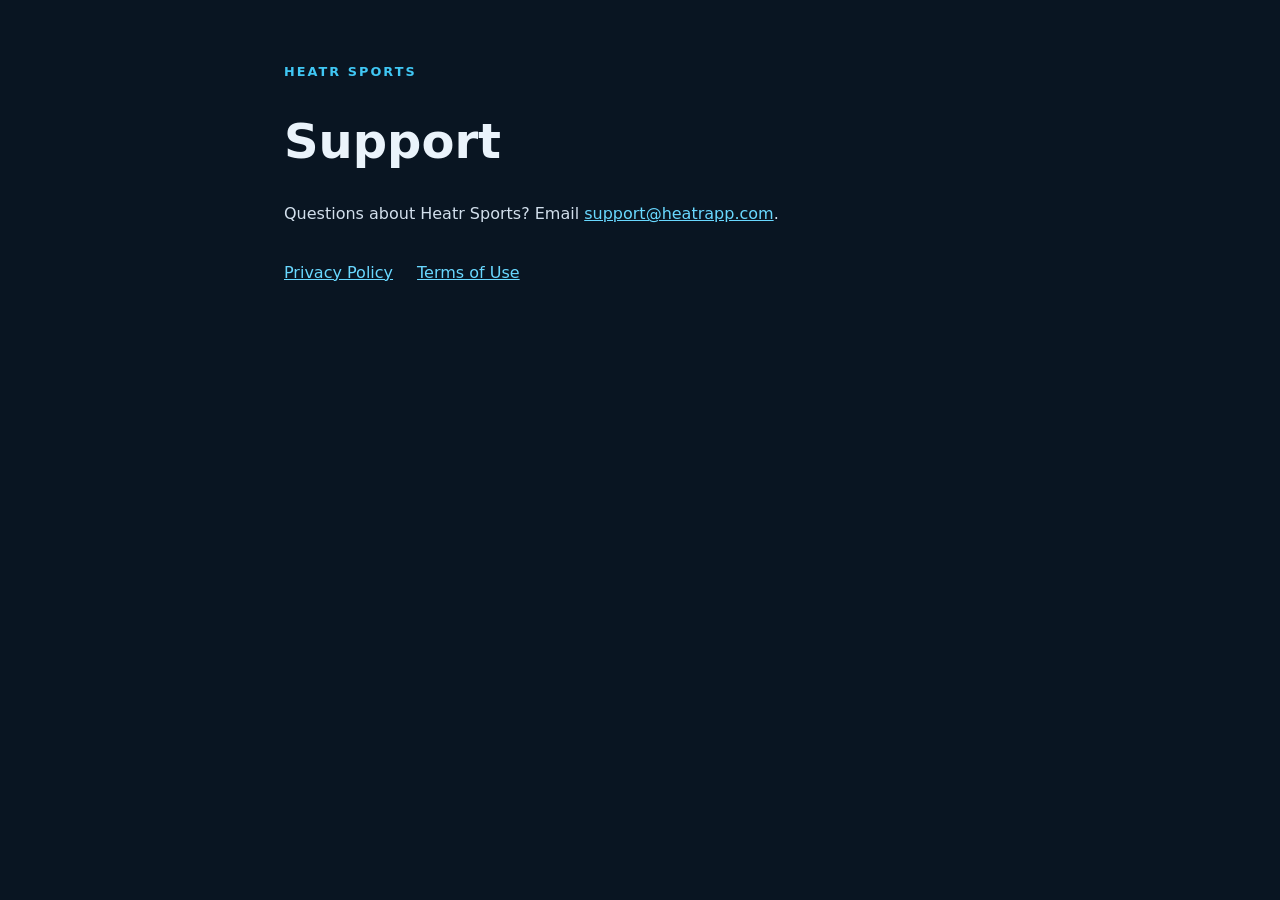
<file: index.html>
<!doctype html>
<html lang="en">
<meta charset="utf-8">
<meta name="viewport" content="width=device-width, initial-scale=1">
<title>Heatr Sports Support</title>
<link rel="stylesheet" href="style.css">
<main>
  <p class="brand">HEATR SPORTS</p>
  <h1>Support</h1>
  <p>Questions about Heatr Sports? Email <a href="mailto:support@heatrapp.com">support@heatrapp.com</a>.</p>
  <nav aria-label="Legal documents"><a href="privacy.html">Privacy Policy</a><a href="terms.html">Terms of Use</a></nav>
</main>
</file>
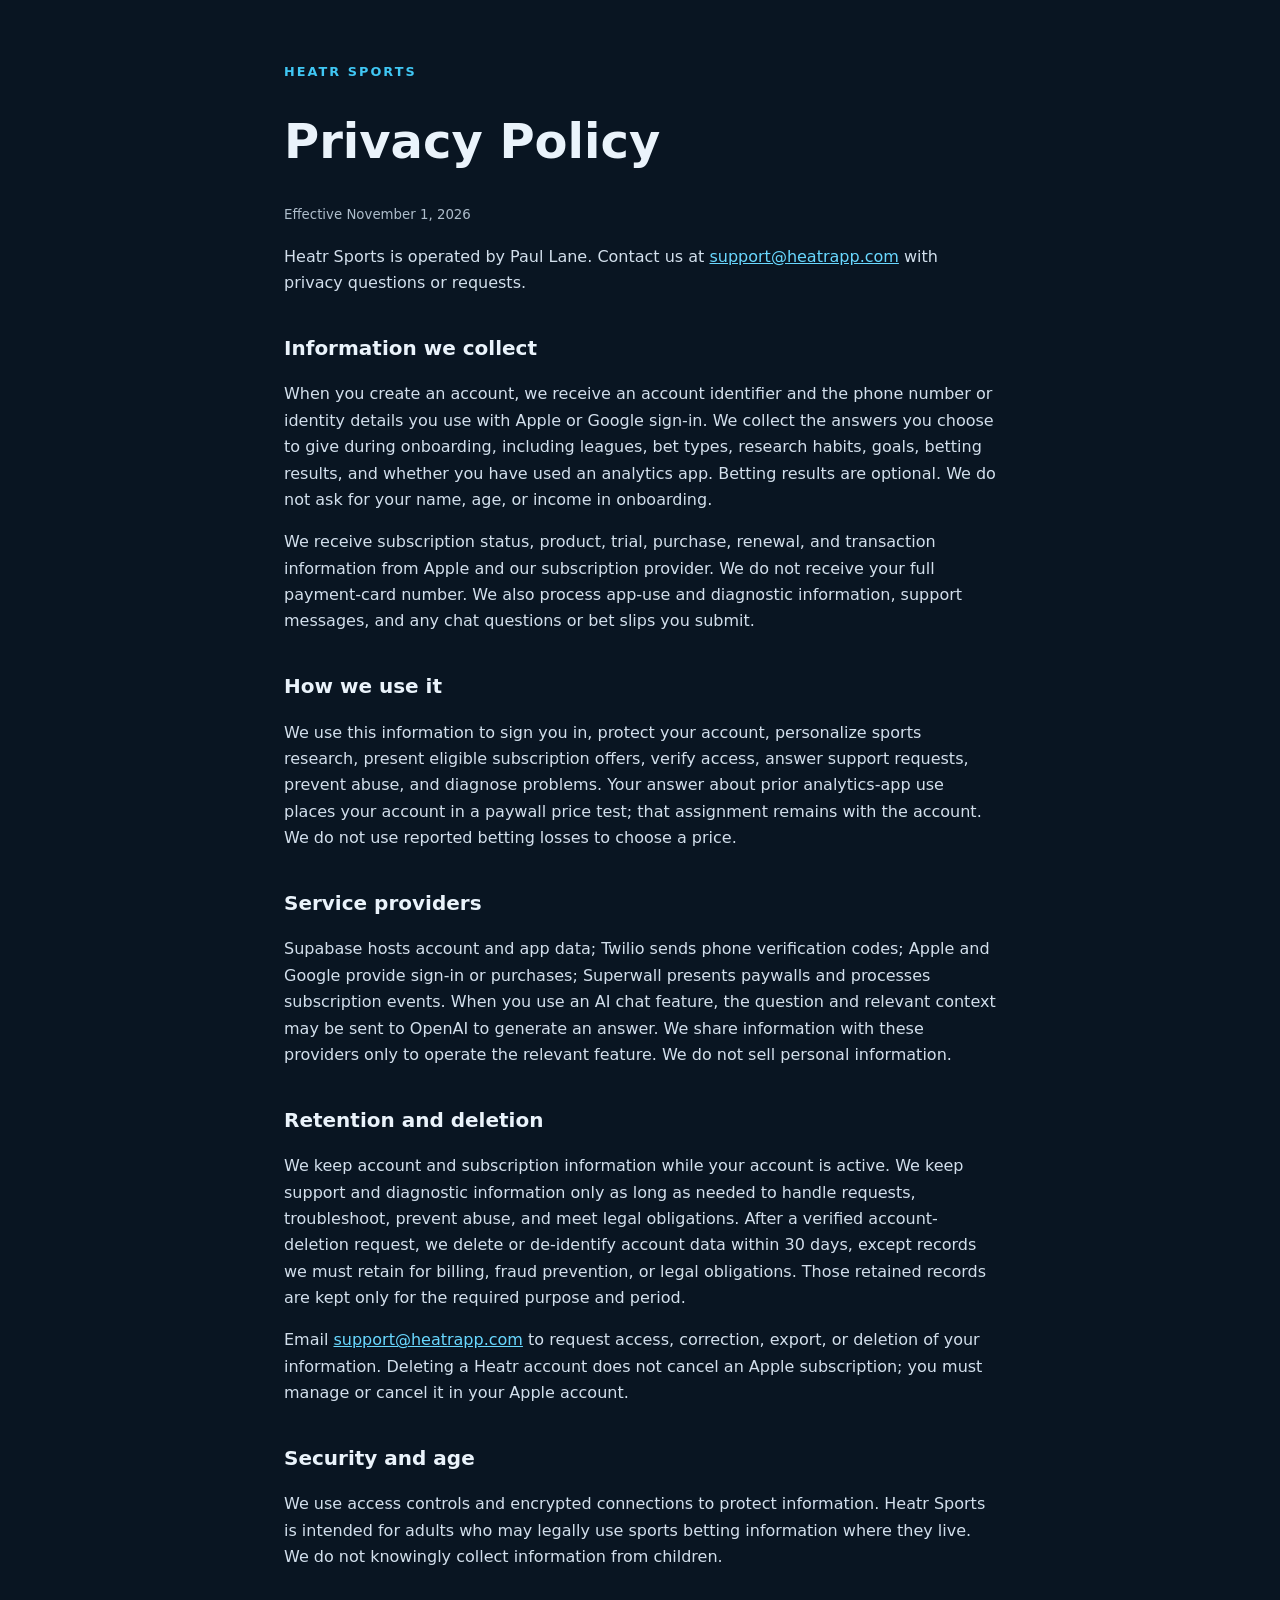
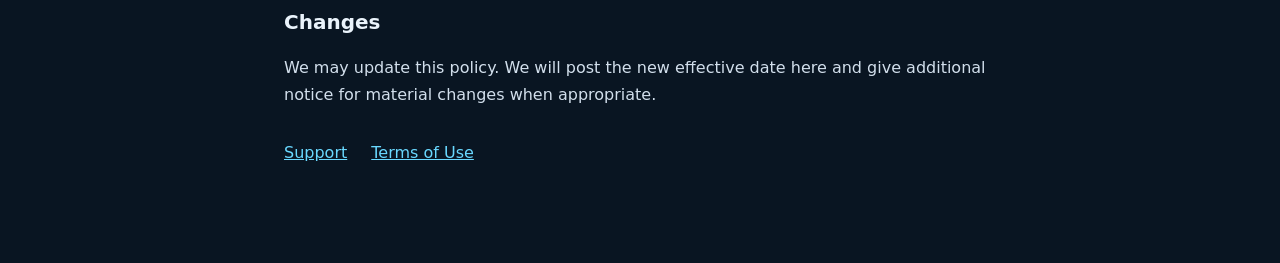
<file: privacy.html>
<!doctype html>
<html lang="en">
<meta charset="utf-8">
<meta name="viewport" content="width=device-width, initial-scale=1">
<title>Privacy Policy | Heatr Sports</title>
<link rel="stylesheet" href="style.css">
<main>
  <p class="brand">HEATR SPORTS</p>
  <h1>Privacy Policy</h1>
  <p><small>Effective November 1, 2026</small></p>
  <p>Heatr Sports is operated by Paul Lane. Contact us at <a href="mailto:support@heatrapp.com">support@heatrapp.com</a> with privacy questions or requests.</p>

  <h2>Information we collect</h2>
  <p>When you create an account, we receive an account identifier and the phone number or identity details you use with Apple or Google sign-in. We collect the answers you choose to give during onboarding, including leagues, bet types, research habits, goals, betting results, and whether you have used an analytics app. Betting results are optional. We do not ask for your name, age, or income in onboarding.</p>
  <p>We receive subscription status, product, trial, purchase, renewal, and transaction information from Apple and our subscription provider. We do not receive your full payment-card number. We also process app-use and diagnostic information, support messages, and any chat questions or bet slips you submit.</p>

  <h2>How we use it</h2>
  <p>We use this information to sign you in, protect your account, personalize sports research, present eligible subscription offers, verify access, answer support requests, prevent abuse, and diagnose problems. Your answer about prior analytics-app use places your account in a paywall price test; that assignment remains with the account. We do not use reported betting losses to choose a price.</p>

  <h2>Service providers</h2>
  <p>Supabase hosts account and app data; Twilio sends phone verification codes; Apple and Google provide sign-in or purchases; Superwall presents paywalls and processes subscription events. When you use an AI chat feature, the question and relevant context may be sent to OpenAI to generate an answer. We share information with these providers only to operate the relevant feature. We do not sell personal information.</p>

  <h2>Retention and deletion</h2>
  <p>We keep account and subscription information while your account is active. We keep support and diagnostic information only as long as needed to handle requests, troubleshoot, prevent abuse, and meet legal obligations. After a verified account-deletion request, we delete or de-identify account data within 30 days, except records we must retain for billing, fraud prevention, or legal obligations. Those retained records are kept only for the required purpose and period.</p>
  <p>Email <a href="mailto:support@heatrapp.com">support@heatrapp.com</a> to request access, correction, export, or deletion of your information. Deleting a Heatr account does not cancel an Apple subscription; you must manage or cancel it in your Apple account.</p>

  <h2>Security and age</h2>
  <p>We use access controls and encrypted connections to protect information. Heatr Sports is intended for adults who may legally use sports betting information where they live. We do not knowingly collect information from children.</p>

  <h2>Changes</h2>
  <p>We may update this policy. We will post the new effective date here and give additional notice for material changes when appropriate.</p>
  <nav aria-label="Site navigation"><a href="index.html">Support</a><a href="terms.html">Terms of Use</a></nav>
</main>
</file>
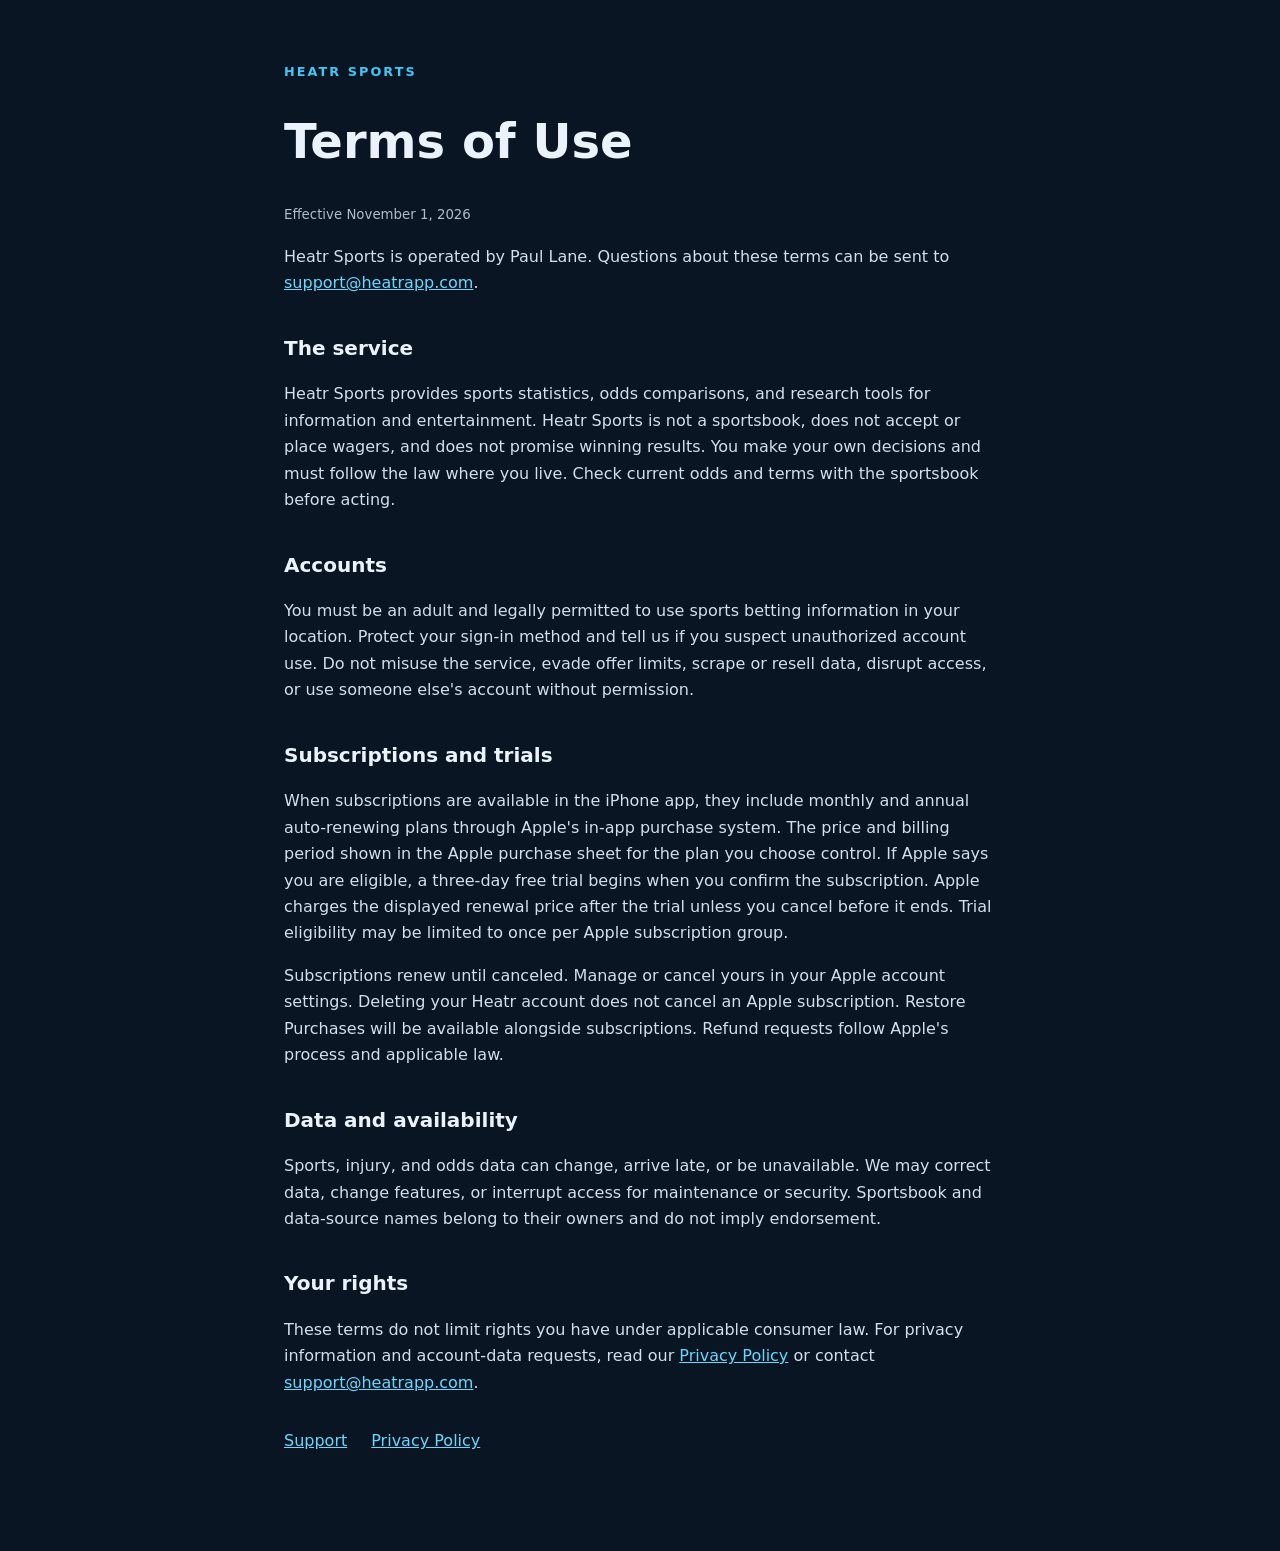
<file: terms.html>
<!doctype html>
<html lang="en">
<meta charset="utf-8">
<meta name="viewport" content="width=device-width, initial-scale=1">
<title>Terms of Use | Heatr Sports</title>
<link rel="stylesheet" href="style.css">
<main>
  <p class="brand">HEATR SPORTS</p>
  <h1>Terms of Use</h1>
  <p><small>Effective November 1, 2026</small></p>
  <p>Heatr Sports is operated by Paul Lane. Questions about these terms can be sent to <a href="mailto:support@heatrapp.com">support@heatrapp.com</a>.</p>

  <h2>The service</h2>
  <p>Heatr Sports provides sports statistics, odds comparisons, and research tools for information and entertainment. Heatr Sports is not a sportsbook, does not accept or place wagers, and does not promise winning results. You make your own decisions and must follow the law where you live. Check current odds and terms with the sportsbook before acting.</p>

  <h2>Accounts</h2>
  <p>You must be an adult and legally permitted to use sports betting information in your location. Protect your sign-in method and tell us if you suspect unauthorized account use. Do not misuse the service, evade offer limits, scrape or resell data, disrupt access, or use someone else's account without permission.</p>

  <h2>Subscriptions and trials</h2>
  <p>When subscriptions are available in the iPhone app, they include monthly and annual auto-renewing plans through Apple's in-app purchase system. The price and billing period shown in the Apple purchase sheet for the plan you choose control. If Apple says you are eligible, a three-day free trial begins when you confirm the subscription. Apple charges the displayed renewal price after the trial unless you cancel before it ends. Trial eligibility may be limited to once per Apple subscription group.</p>
  <p>Subscriptions renew until canceled. Manage or cancel yours in your Apple account settings. Deleting your Heatr account does not cancel an Apple subscription. Restore Purchases will be available alongside subscriptions. Refund requests follow Apple's process and applicable law.</p>

  <h2>Data and availability</h2>
  <p>Sports, injury, and odds data can change, arrive late, or be unavailable. We may correct data, change features, or interrupt access for maintenance or security. Sportsbook and data-source names belong to their owners and do not imply endorsement.</p>

  <h2>Your rights</h2>
  <p>These terms do not limit rights you have under applicable consumer law. For privacy information and account-data requests, read our <a href="privacy.html">Privacy Policy</a> or contact <a href="mailto:support@heatrapp.com">support@heatrapp.com</a>.</p>
  <nav aria-label="Site navigation"><a href="index.html">Support</a><a href="privacy.html">Privacy Policy</a></nav>
</main>
</file>
<file: style.css>
:root { color-scheme: dark; font: 16px/1.65 system-ui, -apple-system, sans-serif; background: #091522; color: #eaf3fb; }
* { box-sizing: border-box; }
body { margin: 0; }
main { max-width: 760px; margin: 0 auto; padding: 48px 24px 96px; }
.brand { color: #40c7f4; font-size: .8rem; font-weight: 800; letter-spacing: .16em; }
h1 { font-size: clamp(2rem, 5vw, 3rem); line-height: 1.15; }
h2 { margin-top: 2.2rem; font-size: 1.25rem; }
p, li { color: #d2dfec; }
a { color: #69d8ff; }
nav { display: flex; gap: 24px; flex-wrap: wrap; margin-top: 32px; }
small { color: #aebdcb; }
</file>
